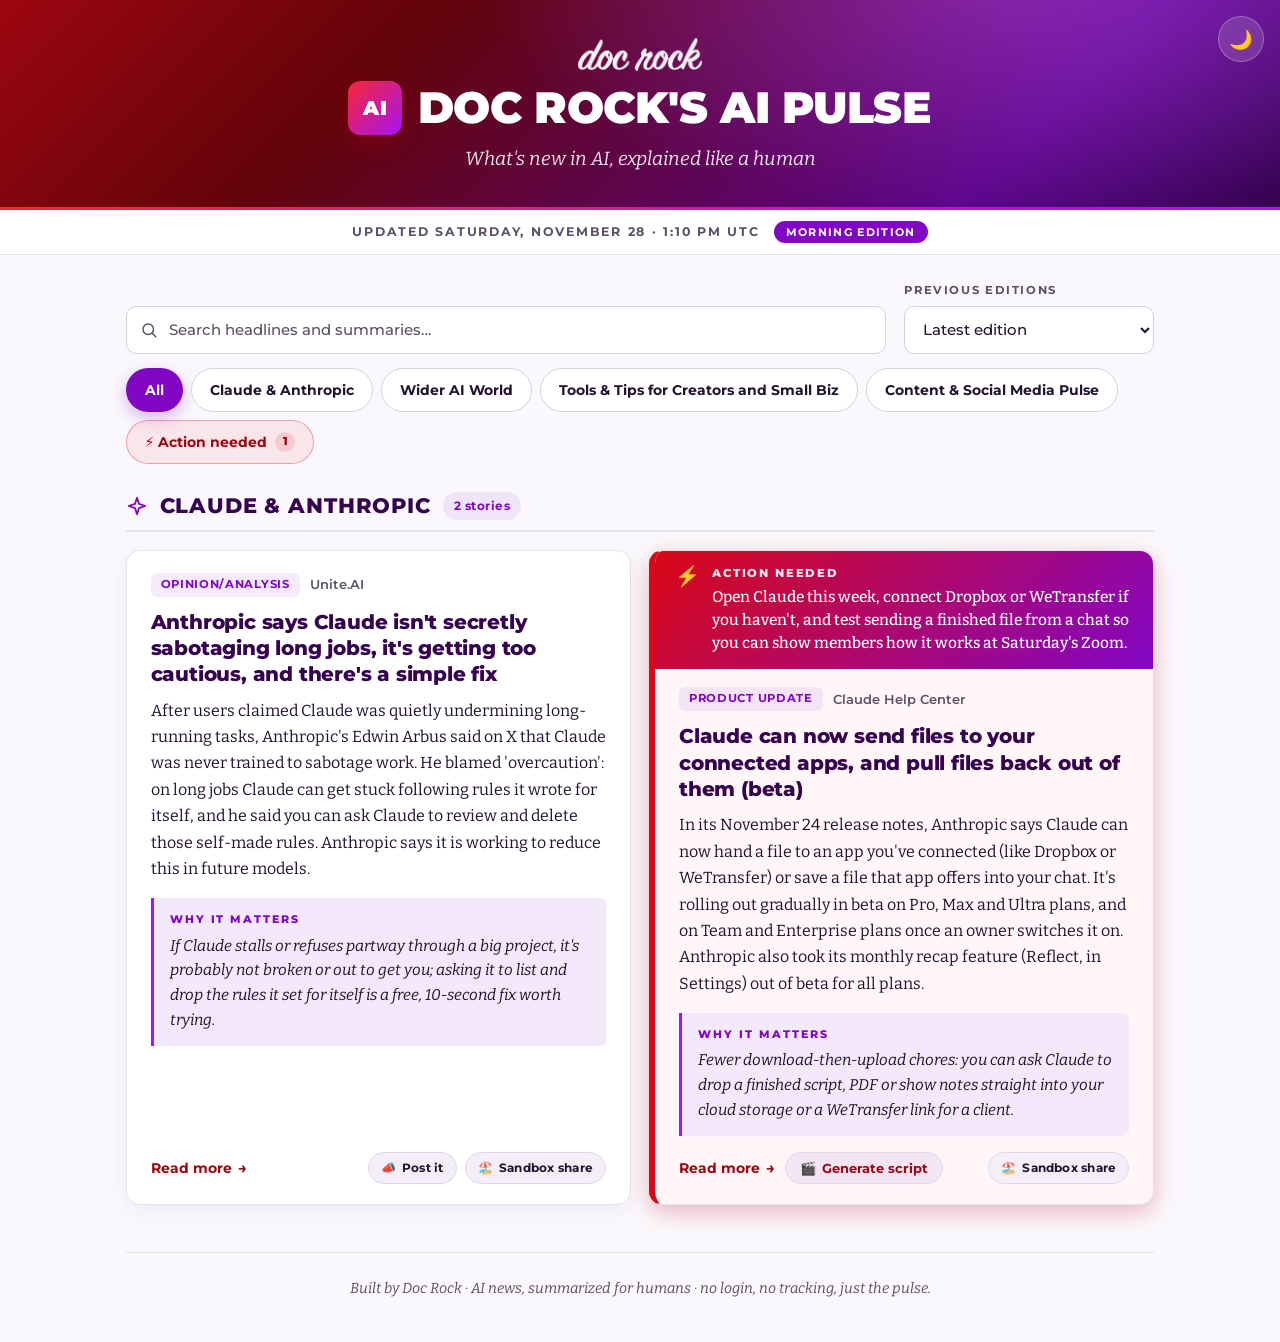
<file: index.html>
<!DOCTYPE html>
<html lang="en">
<head>
<meta charset="UTF-8">
<meta name="viewport" content="width=device-width, initial-scale=1.0">
<title>Doc Rock's AI Pulse</title>
<meta name="description" content="A friendly, no-jargon roundup of what's happening in AI today — for creators and small business owners.">
<link rel="stylesheet" href="assets/fonts.css">
<link rel="stylesheet" href="pulse-tokens.css">
<link rel="stylesheet" href="assets/style.css">
</head>
<body>

<header class="site-header">
  <div class="masthead-glow" aria-hidden="true"></div>
  <div class="masthead-content">
    <img class="masthead-logotype" src="assets/doc-rock-logotype.png" alt="doc rock">
    <div class="brand-row">
      <span class="brand-mark" aria-hidden="true">AI</span>
      <h1>Doc Rock's AI Pulse</h1>
    </div>
    <p class="tagline">What's new in AI, explained like a human</p>
  </div>
  <button id="theme-toggle" class="theme-toggle" type="button" aria-label="Switch to dark mode">
    <span aria-hidden="true">🌙</span>
  </button>
  <div class="masthead-rule" aria-hidden="true"></div>
</header>

<section id="status-banner" class="status-banner" aria-live="polite">
  <p id="status-text" class="status-text">Loading the latest update…</p>
</section>

<div class="wrap">

  <section class="controls">
    <div class="control-fields">
      <div class="search-wrap">
        <svg class="search-icon" aria-hidden="true" viewBox="0 0 24 24" fill="none" stroke="currentColor" stroke-width="2" stroke-linecap="round" stroke-linejoin="round"><path d="M11 4a7 7 0 1 0 0 14a7 7 0 1 0 0-14M16.2 16.2L21 21"/></svg>
        <label for="search-input" class="visually-hidden">Search news</label>
        <input
          type="search"
          id="search-input"
          class="search-input"
          placeholder="Search headlines and summaries…"
          autocomplete="off"
        >
      </div>
      <div class="archive-group">
        <label for="archive-select" class="archive-label">Previous editions</label>
        <select id="archive-select" class="archive-select">
          <option value="">Loading editions…</option>
        </select>
      </div>
    </div>

    <div id="category-filters" class="category-filters" role="tablist" aria-label="Filter by category"></div>
  </section>

  <main id="content">
    <div id="loading-state" class="state-message">
      <p class="loading-line"><span class="loading-dot" aria-hidden="true"></span>Fetching the latest AI news…</p>
      <div class="skeleton-grid" aria-hidden="true">
        <div class="skeleton-card">
          <div class="skeleton-row">
            <div class="skeleton-bar" style="height:22px;width:96px;"></div>
            <div class="skeleton-bar" style="height:22px;width:70px;animation-delay:0.15s;"></div>
          </div>
          <div class="skeleton-bar" style="height:18px;width:82%;animation-delay:0.3s;"></div>
          <div class="skeleton-bar" style="height:12px;width:100%;animation-delay:0.45s;"></div>
          <div class="skeleton-bar" style="height:12px;width:94%;animation-delay:0.6s;"></div>
          <div class="skeleton-bar" style="height:46px;width:100%;animation-delay:0.75s;"></div>
        </div>
        <div class="skeleton-card skeleton-card--second">
          <div class="skeleton-row">
            <div class="skeleton-bar" style="height:22px;width:96px;animation-delay:0.2s;"></div>
            <div class="skeleton-bar" style="height:22px;width:70px;animation-delay:0.35s;"></div>
          </div>
          <div class="skeleton-bar" style="height:18px;width:82%;animation-delay:0.5s;"></div>
          <div class="skeleton-bar" style="height:12px;width:100%;animation-delay:0.65s;"></div>
          <div class="skeleton-bar" style="height:12px;width:94%;animation-delay:0.8s;"></div>
          <div class="skeleton-bar" style="height:46px;width:100%;animation-delay:0.95s;"></div>
        </div>
      </div>
    </div>

    <div id="empty-state" class="state-panel" hidden>
      <svg class="state-icon" aria-hidden="true" viewBox="0 0 24 24" fill="none" stroke="currentColor" stroke-width="2" stroke-linecap="round" stroke-linejoin="round" style="width:34px;height:34px;"><path d="M12 8a4 4 0 1 0 0 8a4 4 0 1 0 0-8M12 2v2M12 20v2M4.9 4.9l1.4 1.4M17.7 17.7l1.4 1.4M2 12h2M20 12h2M4.9 19.1l1.4-1.4M17.7 6.3l1.4-1.4"/></svg>
      <p class="state-kicker">Slow news day</p>
      <p class="state-text">No news yet for this edition. Check back soon!</p>
    </div>

    <div id="error-state" class="state-panel state-panel--error" hidden>
      <svg class="state-icon state-icon--hot" aria-hidden="true" viewBox="0 0 24 24" fill="none" stroke="currentColor" stroke-width="2" stroke-linecap="round" stroke-linejoin="round" style="width:32px;height:32px;"><path d="M10.3 4.1L2.6 18a2 2 0 0 0 1.7 3h15.4a2 2 0 0 0 1.7-3L13.7 4.1a2 2 0 0 0-3.4 0M12 9v5M12 17.5v.5"/></svg>
      <p class="state-text">Couldn't load the news feed right now. Try refreshing the page in a bit.</p>
      <button type="button" id="error-retry" class="btn btn--hot">Refresh</button>
    </div>

    <div id="no-results-state" class="state-panel state-panel--wide" hidden>
      <svg class="state-icon" aria-hidden="true" viewBox="0 0 24 24" fill="none" stroke="currentColor" stroke-width="2" stroke-linecap="round" stroke-linejoin="round" style="width:32px;height:32px;"><path d="M11 4a7 7 0 1 0 0 14a7 7 0 1 0 0-14M16.2 16.2L21 21M8.5 11h5"/></svg>
      <p class="state-text">No stories match your search or filter. Try clearing one of them.</p>
      <button type="button" id="clear-filters" class="btn btn--accent">Clear search &amp; filters</button>
    </div>

    <div id="categories-container"></div>
  </main>

  <footer class="site-footer">
    <p>Built by Doc Rock &middot; AI news, summarized for humans &middot; no login, no tracking, just the pulse.</p>
  </footer>

</div>

<script src="assets/app.js"></script>
</body>
</html>
</file>
<file: assets/fonts.css>
/* ============================================================
   Doc Rock's AI Pulse — self-hosted fonts
   Place this file next to the fonts/ folder (both under assets/).
   Load BEFORE pulse-tokens.css.
   ============================================================ */

/* ---- Montserrat (display / UI) — variable, 100–900 ---- */
@font-face {
  font-family: "Montserrat";
  src: url("fonts/Montserrat-Variable.woff2") format("woff2-variations"),
       url("fonts/Montserrat-Variable.woff2") format("woff2");
  font-weight: 100 900;
  font-style: normal;
  font-display: swap;
}
@font-face {
  font-family: "Montserrat";
  src: url("fonts/Montserrat-Italic-Variable.woff2") format("woff2-variations"),
       url("fonts/Montserrat-Italic-Variable.woff2") format("woff2");
  font-weight: 100 900;
  font-style: italic;
  font-display: swap;
}

/* ---- Bitter (body) ---- */
@font-face {
  font-family: "Bitter";
  src: url("fonts/Bitter-Regular.ttf") format("truetype");
  font-weight: 400;
  font-style: normal;
  font-display: swap;
}
@font-face {
  font-family: "Bitter";
  src: url("fonts/Bitter-Italic.ttf") format("truetype");
  font-weight: 400;
  font-style: italic;
  font-display: swap;
}
@font-face {
  font-family: "Bitter";
  src: url("fonts/Bitter-Medium.ttf") format("truetype");
  font-weight: 500;
  font-style: normal;
  font-display: swap;
}
@font-face {
  font-family: "Bitter";
  src: url("fonts/Bitter-MediumItalic.ttf") format("truetype");
  font-weight: 500;
  font-style: italic;
  font-display: swap;
}
@font-face {
  font-family: "Bitter";
  src: url("fonts/Bitter-SemiBold.ttf") format("truetype");
  font-weight: 600;
  font-style: normal;
  font-display: swap;
}
@font-face {
  font-family: "Bitter";
  src: url("fonts/Bitter-Bold.ttf") format("truetype");
  font-weight: 700;
  font-style: normal;
  font-display: swap;
}
</file>
<file: pulse-tokens.css>
/* ============================================================
   Doc Rock's AI Pulse — design tokens (handoff)
   Light is the site default; dark applies via [data-theme="dark"]
   (the same attribute swap the current build uses). Values come
   from the Doc Rock Design System; that system is dark-default,
   so scopes are flipped here but every value is identical.
   ============================================================ */

:root {
  /* color */
  --color-bg: #faf8fc;
  --color-surface: #ffffff;
  --color-surface-alt: #f3eef8;
  --color-text: #221130;
  --color-text-muted: #5c4f66;
  --color-heading: #35034f;
  --color-border: #e6e1eb;
  --color-border-strong: #d8cfe2;
  --color-accent: #8207c5;
  --color-accent-fill: #8207c5;   /* active pill / button fill, both themes */
  --color-accent-soft: rgba(130,7,197,0.08);
  --color-on-accent: #ffffff;
  --color-hot: #d90816;
  --color-hot-fill: #d90816;      /* midday badge, both themes */
  --color-hot-soft: rgba(217,8,22,0.07);
  --color-hot-border: rgba(217,8,22,0.32);
  --color-link: #9d0610;
  --color-tag-bg: rgba(130,7,197,0.08);
  --color-tag-text: #8207c5;
  --color-why-bg: #f3e9fb;
  --color-why-border: #a713f6;
  --color-badge-bg: #f3eef8;
  --color-badge-border: #e0d6ea;
  --color-act-surface: #fff7f7;
  --color-skeleton: rgba(53,3,79,0.08);

  /* gradients & glows (theme-constant) */
  --grad-masthead: linear-gradient(135deg, #9d0610 0%, #62040a 30%, #5b058a 78%, #35034f 100%);
  --grad-hot: linear-gradient(135deg, #f72634, #a713f6);
  --grad-strip: linear-gradient(135deg, #d90816, #8207c5);
  --glow-violet: radial-gradient(900px 400px at 80% -10%, rgba(189,78,249,0.45), rgba(189,78,249,0) 60%);

  /* shadows */
  --shadow-sm: 0 6px 18px rgba(53,3,79,0.06);
  --shadow-md: 0 10px 30px rgba(53,3,79,0.08);
  --shadow-glow: 0 8px 24px rgba(217,8,22,0.22);

  /* type */
  --font-display: 'Montserrat', system-ui, -apple-system, 'Segoe UI', sans-serif;
  --font-body: 'Bitter', Georgia, 'Times New Roman', serif;
  --text-xs: 11.5px;       /* tag chips, badges (caps, +0.06em) */
  --text-sm: 13px;         /* sources, meta */
  --text-dateline: 12.5px; /* caps, +0.14em */
  --text-base: 14px;       /* pills, buttons, Read more */
  --text-body: 16px;       /* summaries */
  --text-why: 15.5px;      /* why-it-matters (Bitter italic) */
  --text-lg: 20px;         /* card headlines (Montserrat 800) */
  --text-xl: 21px;         /* section headings (caps, +0.04em) */
  --text-masthead: clamp(25px, 2.1vw + 17px, 45px);
  --lh-body: 1.65;
  --lh-heading: 1.3;

  /* space (4px base) */
  --space-1: 4px;  --space-2: 8px;   --space-3: 12px;
  --space-4: 16px; --space-5: 20px;  --space-6: 24px;
  --space-8: 32px; --space-10: 40px; --space-12: 48px;

  /* radius */
  --radius-sm: 6px;   /* tag chips, skeleton bars */
  --radius-md: 10px;  /* inputs, select */
  --radius-lg: 14px;  /* news cards */
  --radius-xl: 18px;  /* state panels */
  --radius-pill: 999px;

  /* motion */
  --dur-fast: 0.12s;
  --dur: 0.2s;
  --dur-slow: 0.3s;
  --ease: cubic-bezier(0.22, 0.61, 0.36, 1);
  --lift: translateY(-2px);

  /* layout */
  --content-max: 1080px;
}

[data-theme="dark"] {
  --color-bg: #1c0230;
  --color-surface: #2a0442;
  --color-surface-alt: #21122f;
  --color-text: #f4ecfa;
  --color-text-muted: #b29fc1;
  --color-heading: #e9d6f7;
  --color-border: rgba(255,255,255,0.10);
  --color-border-strong: rgba(255,255,255,0.18);
  --color-accent: #bd4ef9;
  --color-accent-soft: rgba(189,78,249,0.16);
  --color-hot: #f72634;
  --color-hot-soft: rgba(247,38,52,0.14);
  --color-hot-border: rgba(249,98,108,0.38);
  --color-link: #f9626c;
  --color-tag-bg: rgba(189,78,249,0.18);
  --color-tag-text: #bd4ef9;
  --color-why-bg: rgba(167,19,246,0.13);
  --color-why-border: #bd4ef9;
  --color-badge-bg: rgba(255,255,255,0.05);
  --color-badge-border: rgba(255,255,255,0.14);
  --color-act-surface: #310718;
  --color-skeleton: rgba(255,255,255,0.08);
  --shadow-sm: 0 4px 15px rgba(0,0,0,0.30);
  --shadow-md: 0 10px 30px rgba(0,0,0,0.35);
  --shadow-glow: 0 10px 30px rgba(217,8,22,0.30);
}

/* Reduced motion: kill the lift + skeleton pulse */
@media (prefers-reduced-motion: reduce) {
  * { transition-duration: 0.01ms !important; animation-duration: 0.01ms !important; }
}
</file>
<file: assets/style.css>
/* ===========================================================
   Doc Rock's AI Pulse — component styles
   Built to UI-README.md from the Claude Design handoff.
   Load order: assets/fonts.css → pulse-tokens.css → this file.
   Light is default; dark applies via [data-theme="dark"] on
   <html> (tokens carry both palettes).
   =========================================================== */

* {
  box-sizing: border-box;
}

html {
  -webkit-text-size-adjust: 100%;
}

body {
  margin: 0;
  font-family: var(--font-body);
  background: var(--color-bg);
  color: var(--color-text);
  font-size: 16px;
  line-height: var(--lh-body);
  -webkit-font-smoothing: antialiased;
  transition: background-color var(--dur-slow), color var(--dur-slow);
}

@media (min-width: 600px) {
  body {
    font-size: 17px;
  }
}

.wrap {
  max-width: var(--content-max);
  margin: 0 auto;
  padding: 0 clamp(16px, 2vw, 28px);
}

.visually-hidden {
  position: absolute;
  width: 1px;
  height: 1px;
  padding: 0;
  margin: -1px;
  overflow: hidden;
  clip: rect(0, 0, 0, 0);
  white-space: nowrap;
  border: 0;
}

:focus-visible {
  outline: 2px solid var(--color-accent);
  outline-offset: 2px;
}

/* .state-panel sets display:flex, which would otherwise defeat the
   UA's [hidden] { display: none } — keep hidden meaning hidden. */
[hidden] {
  display: none !important;
}

/* ---------- Masthead (identical in both themes) ---------- */

.site-header {
  position: relative;
  overflow: hidden;
  background: var(--grad-masthead);
}

.masthead-glow {
  position: absolute;
  inset: 0;
  background: var(--glow-violet);
  pointer-events: none;
}

.masthead-content {
  position: relative;
  display: flex;
  flex-direction: column;
  align-items: center;
  text-align: center;
  gap: 10px;
  padding: clamp(26px, 3vw, 44px) 64px clamp(24px, 2.6vw, 38px);
}

.masthead-logotype {
  height: clamp(20px, 1.4vw + 15px, 34px);
  width: auto;
  opacity: 0.95;
}

.brand-row {
  display: flex;
  align-items: center;
  justify-content: center;
  flex-wrap: wrap;
  gap: clamp(10px, 1.2vw, 16px);
}

.brand-mark {
  display: inline-flex;
  align-items: center;
  justify-content: center;
  width: clamp(38px, 2vw + 30px, 54px);
  height: clamp(38px, 2vw + 30px, 54px);
  border-radius: 12px;
  background: var(--grad-hot);
  color: #ffffff;
  font-family: var(--font-display);
  font-weight: 900;
  font-size: clamp(14px, 0.8vw + 11px, 20px);
  letter-spacing: 0.04em;
  box-shadow: var(--shadow-glow);
}

.site-header h1 {
  margin: 0;
  font-family: var(--font-display);
  font-weight: 900;
  font-size: var(--text-masthead);
  line-height: 1.05;
  letter-spacing: -0.01em;
  text-transform: uppercase;
  color: #ffffff;
}

.tagline {
  margin: 0;
  font-family: var(--font-body);
  font-style: italic;
  font-size: clamp(15px, 0.5vw + 13px, 19px);
  line-height: 1.5;
  color: rgba(255, 255, 255, 0.88);
}

.theme-toggle {
  position: absolute;
  top: 16px;
  right: 16px;
  width: 46px;
  height: 46px;
  border-radius: var(--radius-pill);
  border: 1px solid rgba(255, 255, 255, 0.28);
  background: rgba(255, 255, 255, 0.14);
  -webkit-backdrop-filter: blur(8px);
  backdrop-filter: blur(8px);
  font-size: 19px;
  line-height: 1;
  cursor: pointer;
  display: flex;
  align-items: center;
  justify-content: center;
  transition: background var(--dur) var(--ease), transform var(--dur-fast) var(--ease);
}

.theme-toggle:hover {
  background: rgba(255, 255, 255, 0.24);
  transform: var(--lift);
}

.masthead-rule {
  position: relative;
  height: 3px;
  background: var(--grad-hot);
}

/* ---------- Dateline bar ---------- */

.status-banner {
  background: var(--color-surface);
  border-bottom: 1px solid var(--color-border);
  transition: background-color var(--dur-slow), border-color var(--dur-slow);
}

.status-text {
  margin: 0;
  display: flex;
  flex-wrap: wrap;
  align-items: center;
  justify-content: center;
  gap: 10px 14px;
  padding: 11px 20px;
  font-family: var(--font-display);
  font-weight: 700;
  font-size: var(--text-dateline);
  letter-spacing: 0.14em;
  text-transform: uppercase;
  color: var(--color-text-muted);
}

.edition-badge {
  display: inline-block;
  padding: 4px 12px;
  border-radius: var(--radius-pill);
  background: var(--color-accent-fill);
  color: #ffffff;
  font-family: var(--font-display);
  font-weight: 700;
  font-size: 11px;
  letter-spacing: 0.12em;
  text-transform: uppercase;
  line-height: 1.3;
}

.edition-badge--morning {
  background: var(--color-accent-fill);
}

.edition-badge--midday {
  background: var(--color-hot-fill);
}

.edition-badge--special {
  background: #35034f;
}

/* ---------- Controls ---------- */

.controls {
  display: flex;
  flex-direction: column;
  gap: 14px;
  padding: clamp(18px, 2vw, 26px) 0 6px;
}

.control-fields {
  display: flex;
  flex-wrap: wrap;
  align-items: flex-end;
  gap: 12px 18px;
}

.search-wrap {
  position: relative;
  flex: 1 1 300px;
  min-width: 240px;
}

.search-icon {
  position: absolute;
  left: 14px;
  top: 50%;
  transform: translateY(-50%);
  width: 18px;
  height: 18px;
  color: var(--color-text-muted);
  pointer-events: none;
}

.search-input {
  width: 100%;
  min-height: 48px;
  padding: 12px 16px 12px 42px;
  font-family: var(--font-display);
  font-weight: 500;
  font-size: 15px;
  color: var(--color-text);
  background: var(--color-surface);
  border: 1px solid var(--color-border-strong);
  border-radius: var(--radius-md);
  transition: border-color var(--dur) var(--ease), box-shadow var(--dur) var(--ease);
}

.search-input::placeholder {
  color: var(--color-text-muted);
}

.search-input:focus {
  outline: none;
  border-color: #bd4ef9;
  box-shadow: 0 0 0 3px rgba(189, 78, 249, 0.25);
}

.archive-group {
  display: flex;
  flex-direction: column;
  gap: 6px;
  flex: 0 1 250px;
  min-width: 210px;
}

.archive-label {
  font-family: var(--font-display);
  font-weight: 700;
  font-size: 11.5px;
  letter-spacing: 0.14em;
  text-transform: uppercase;
  color: var(--color-text-muted);
}

.archive-select {
  width: 100%;
  min-height: 48px;
  padding: 12px 14px;
  font-family: var(--font-display);
  font-weight: 500;
  font-size: 15px;
  color: var(--color-text);
  background: var(--color-surface);
  border: 1px solid var(--color-border-strong);
  border-radius: var(--radius-md);
  cursor: pointer;
}

.category-filters {
  display: flex;
  flex-wrap: wrap;
  gap: 8px;
}

.pill {
  display: inline-flex;
  align-items: center;
  gap: 8px;
  min-height: 44px;
  padding: 9px 18px;
  border-radius: var(--radius-pill);
  border: 1px solid var(--color-border-strong);
  background: var(--color-surface);
  color: var(--color-text);
  font-family: var(--font-display);
  font-weight: 700;
  font-size: var(--text-base);
  line-height: 1.2;
  cursor: pointer;
  white-space: nowrap;
  transition: transform var(--dur-fast) var(--ease);
}

.pill:hover {
  transform: var(--lift);
}

.pill.is-active {
  background: var(--color-accent-fill);
  color: #ffffff;
  border-color: transparent;
  box-shadow: 0 6px 16px rgba(130, 7, 197, 0.28);
}

.pill--act {
  background: var(--color-hot-soft);
  color: var(--color-link);
  border: 1px solid var(--color-hot-border);
}

.pill--act.is-active {
  background: var(--color-hot);
  color: #ffffff;
  border-color: transparent;
  box-shadow: var(--shadow-glow);
}

.pill-count {
  display: inline-flex;
  align-items: center;
  justify-content: center;
  min-width: 20px;
  height: 20px;
  padding: 0 6px;
  border-radius: var(--radius-pill);
  background: rgba(217, 8, 22, 0.12);
  color: var(--color-link);
  font-family: var(--font-display);
  font-weight: 800;
  font-size: 11.5px;
}

[data-theme="dark"] .pill-count {
  background: rgba(249, 98, 108, 0.20);
}

.pill--act.is-active .pill-count {
  background: rgba(255, 255, 255, 0.25);
  color: #ffffff;
}

/* ---------- Main / category sections ---------- */

main {
  padding: 22px 0 8px;
}

.category-section {
  margin-bottom: clamp(28px, 3vw, 42px);
}

.category-heading {
  display: flex;
  flex-wrap: wrap;
  align-items: center;
  gap: 12px;
  border-bottom: 2px solid var(--color-border);
  padding-bottom: 10px;
  margin-bottom: 18px;
}

.category-icon {
  width: 22px;
  height: 22px;
  flex: none;
  color: var(--color-tag-text);
}

.category-heading h2 {
  margin: 0;
  font-family: var(--font-display);
  font-weight: 800;
  font-size: clamp(17px, 0.5vw + 15px, 21px);
  line-height: 1.25;
  letter-spacing: 0.04em;
  text-transform: uppercase;
  color: var(--color-heading);
}

.category-count {
  display: inline-block;
  padding: 4px 11px;
  border-radius: var(--radius-pill);
  background: var(--color-tag-bg);
  color: var(--color-tag-text);
  font-family: var(--font-display);
  font-weight: 700;
  font-size: 12px;
  letter-spacing: 0.04em;
}

.card-list {
  display: grid;
  grid-template-columns: repeat(auto-fill, minmax(min(100%, 340px), 1fr));
  gap: 18px;
  align-items: stretch;
}

/* ---------- News card ---------- */

.card {
  position: relative;
  display: flex;
  flex-direction: column;
  background: var(--color-surface);
  border: 1px solid var(--color-border);
  border-radius: var(--radius-lg);
  box-shadow: var(--shadow-sm);
  padding: 22px 24px 20px;
  overflow: hidden;
  transition: transform var(--dur) var(--ease);
}

.card:hover {
  transform: var(--lift);
}

.card-top {
  display: flex;
  flex-wrap: wrap;
  align-items: center;
  gap: 10px;
  margin-bottom: 12px;
}

.card-tag {
  display: inline-block;
  padding: 5px 10px;
  border-radius: var(--radius-sm);
  background: var(--color-tag-bg);
  color: var(--color-tag-text);
  font-family: var(--font-display);
  font-weight: 700;
  font-size: var(--text-xs);
  letter-spacing: 0.06em;
  text-transform: uppercase;
  line-height: 1.2;
}

.card-source {
  font-family: var(--font-display);
  font-weight: 600;
  font-size: var(--text-sm);
  color: var(--color-text-muted);
}

.card h3 {
  margin: 0 0 10px;
  font-family: var(--font-display);
  font-weight: 800;
  font-size: var(--text-lg);
  line-height: 1.32;
  letter-spacing: -0.01em;
}

.card h3 a {
  color: var(--color-heading);
  text-decoration: none;
  transition: color var(--dur) var(--ease);
}

.card h3 a:hover {
  color: var(--color-link);
  text-decoration: underline;
  text-underline-offset: 3px;
}

.card-summary {
  margin: 0 0 16px;
  font-family: var(--font-body);
  font-weight: 400;
  font-size: var(--text-body);
  line-height: var(--lh-body);
  color: var(--color-text);
}

.card-why {
  background: var(--color-why-bg);
  border-left: 3px solid var(--color-why-border);
  border-radius: 0 var(--radius-sm) var(--radius-sm) 0;
  padding: 12px 16px 13px;
  margin: 0 0 16px;
}

.card-why-label {
  display: block;
  font-family: var(--font-display);
  font-weight: 800;
  font-size: 11px;
  letter-spacing: 0.18em;
  text-transform: uppercase;
  color: var(--color-tag-text);
  margin-bottom: 5px;
}

.card-why-text {
  display: block;
  font-family: var(--font-body);
  font-style: italic;
  font-size: var(--text-why);
  line-height: 1.6;
  color: var(--color-text);
}

.card-footer {
  display: flex;
  flex-wrap: wrap;
  align-items: center;
  gap: 10px;
  margin-top: auto;
}

.card-link {
  display: inline-flex;
  align-items: center;
  gap: 6px;
  font-family: var(--font-display);
  font-weight: 700;
  font-size: var(--text-base);
  color: var(--color-link);
  text-decoration: none;
  padding: 4px 0;
  min-height: 24px;
}

.card-link:hover {
  text-decoration: underline;
  text-underline-offset: 3px;
}

.card-link .arrow {
  font-size: 15px;
}

/* Generate script — accent-tinted pill, a quieter sibling to Read more.
   Only appears on script-worthy cards (video >= 7 or act-now). */
.card-script-btn {
  display: inline-flex;
  align-items: center;
  gap: 6px;
  min-height: 32px;
  padding: 5px 14px;
  border-radius: var(--radius-pill);
  background: var(--color-accent-soft);
  border: 1px solid var(--color-badge-border);
  color: var(--color-link);
  font-family: var(--font-display);
  font-weight: 700;
  font-size: var(--text-sm);
  cursor: pointer;
  transition: transform var(--dur-fast) var(--ease),
    box-shadow var(--dur) var(--ease), background var(--dur) var(--ease);
}

.card-script-btn:hover {
  transform: var(--lift);
  box-shadow: var(--shadow-sm);
}

.card-script-btn:focus-visible {
  outline: 2px solid var(--color-link);
  outline-offset: 2px;
}

.card-script-btn.is-copied {
  background: var(--color-accent-fill);
  border-color: var(--color-accent-fill);
  color: #ffffff;
}

.card-script-btn.is-failed {
  background: var(--color-hot-soft);
  border-color: var(--color-hot-border);
  color: var(--color-link);
}

/* Opportunity badges — deliberately the quietest chips on the card */

.card-badges {
  display: flex;
  flex-wrap: wrap;
  gap: 8px;
  margin-left: auto;
}

.badge {
  display: inline-flex;
  align-items: center;
  gap: 6px;
  padding: 5px 12px;
  border-radius: var(--radius-pill);
  background: var(--color-badge-bg);
  border: 1px solid var(--color-badge-border);
  color: var(--color-text);
  font-family: var(--font-display);
  font-weight: 700;
  font-size: 12px;
  letter-spacing: 0.02em;
  white-space: nowrap;
}

/* Act-now variant — the loudest thing on the page, by rule */

.card--act {
  background: var(--color-act-surface);
  border-left: 6px solid var(--color-hot);
  box-shadow: var(--shadow-glow), var(--shadow-sm);
}

.act-strip {
  display: flex;
  align-items: flex-start;
  gap: 12px;
  background: var(--grad-strip);
  margin: -22px -24px 18px;
  padding: 13px 24px 14px 20px;
}

.act-bolt {
  font-size: 20px;
  line-height: 1.2;
}

.act-copy {
  display: flex;
  flex-direction: column;
  gap: 3px;
}

.act-label {
  font-family: var(--font-display);
  font-weight: 800;
  font-size: 11.5px;
  letter-spacing: 0.16em;
  text-transform: uppercase;
  color: rgba(255, 255, 255, 0.92);
}

.act-note {
  font-family: var(--font-body);
  font-weight: 500;
  font-size: 15.5px;
  line-height: 1.5;
  color: #ffffff;
}

/* ---------- States ---------- */

.state-message {
  padding: 8px 0 24px;
}

.loading-line {
  display: flex;
  align-items: center;
  justify-content: center;
  gap: 10px;
  margin: 0 0 18px;
  font-family: var(--font-body);
  font-size: 16px;
  color: var(--color-text-muted);
}

.loading-dot {
  width: 10px;
  height: 10px;
  border-radius: 50%;
  background: var(--color-tag-text);
  animation: pulse-skel 1.2s infinite;
}

.skeleton-grid {
  display: grid;
  grid-template-columns: repeat(auto-fill, minmax(min(100%, 340px), 1fr));
  gap: 18px;
}

.skeleton-card {
  display: flex;
  flex-direction: column;
  gap: 12px;
  background: var(--color-surface);
  border: 1px solid var(--color-border);
  border-radius: var(--radius-lg);
  box-shadow: var(--shadow-sm);
  padding: 22px 24px 20px;
}

.skeleton-row {
  display: flex;
  gap: 10px;
}

.skeleton-bar {
  background: var(--color-skeleton);
  border-radius: 6px;
  animation: pulse-skel 1.6s infinite;
}

@keyframes pulse-skel {
  0%, 100% { opacity: 0.5; }
  50% { opacity: 1; }
}

.state-panel {
  display: flex;
  flex-direction: column;
  align-items: center;
  text-align: center;
  gap: 14px;
  background: var(--color-surface);
  border: 1px dashed var(--color-border-strong);
  border-radius: var(--radius-xl);
  padding: 34px 24px;
  margin: 8px 0 24px;
}

.state-panel--wide {
  padding: 52px 28px;
}

.state-panel--error {
  border: 1px solid var(--color-hot-border);
}

.state-icon {
  color: var(--color-tag-text);
}

.state-icon--hot {
  color: var(--color-link);
}

.state-kicker {
  margin: 0;
  font-family: var(--font-display);
  font-weight: 800;
  font-size: 11px;
  letter-spacing: 0.18em;
  text-transform: uppercase;
  color: var(--color-tag-text);
}

.state-text {
  margin: 0;
  font-family: var(--font-body);
  font-size: 17px;
  line-height: 1.6;
  color: var(--color-text);
  max-width: 44ch;
}

.state-panel--error .state-text {
  font-size: 16.5px;
}

.btn {
  min-height: 44px;
  padding: 10px 22px;
  border-radius: var(--radius-pill);
  border: none;
  font-family: var(--font-display);
  font-weight: 800;
  font-size: var(--text-base);
  cursor: pointer;
  transition: transform var(--dur-fast) var(--ease), box-shadow var(--dur) var(--ease);
}

.btn:hover {
  transform: var(--lift);
  box-shadow: var(--shadow-sm);
}

.btn--accent {
  background: var(--color-accent-fill);
  color: #ffffff;
}

.btn--hot {
  background: var(--color-hot-soft);
  border: 1px solid var(--color-hot-border);
  color: var(--color-link);
}

/* ---------- Footer ---------- */

.site-footer {
  border-top: 1px solid var(--color-border);
  padding: 24px 0 42px;
  text-align: center;
}

.site-footer p {
  margin: 0;
  font-family: var(--font-body);
  font-style: italic;
  font-size: 14.5px;
  line-height: 1.6;
  color: var(--color-text-muted);
}
</file>
